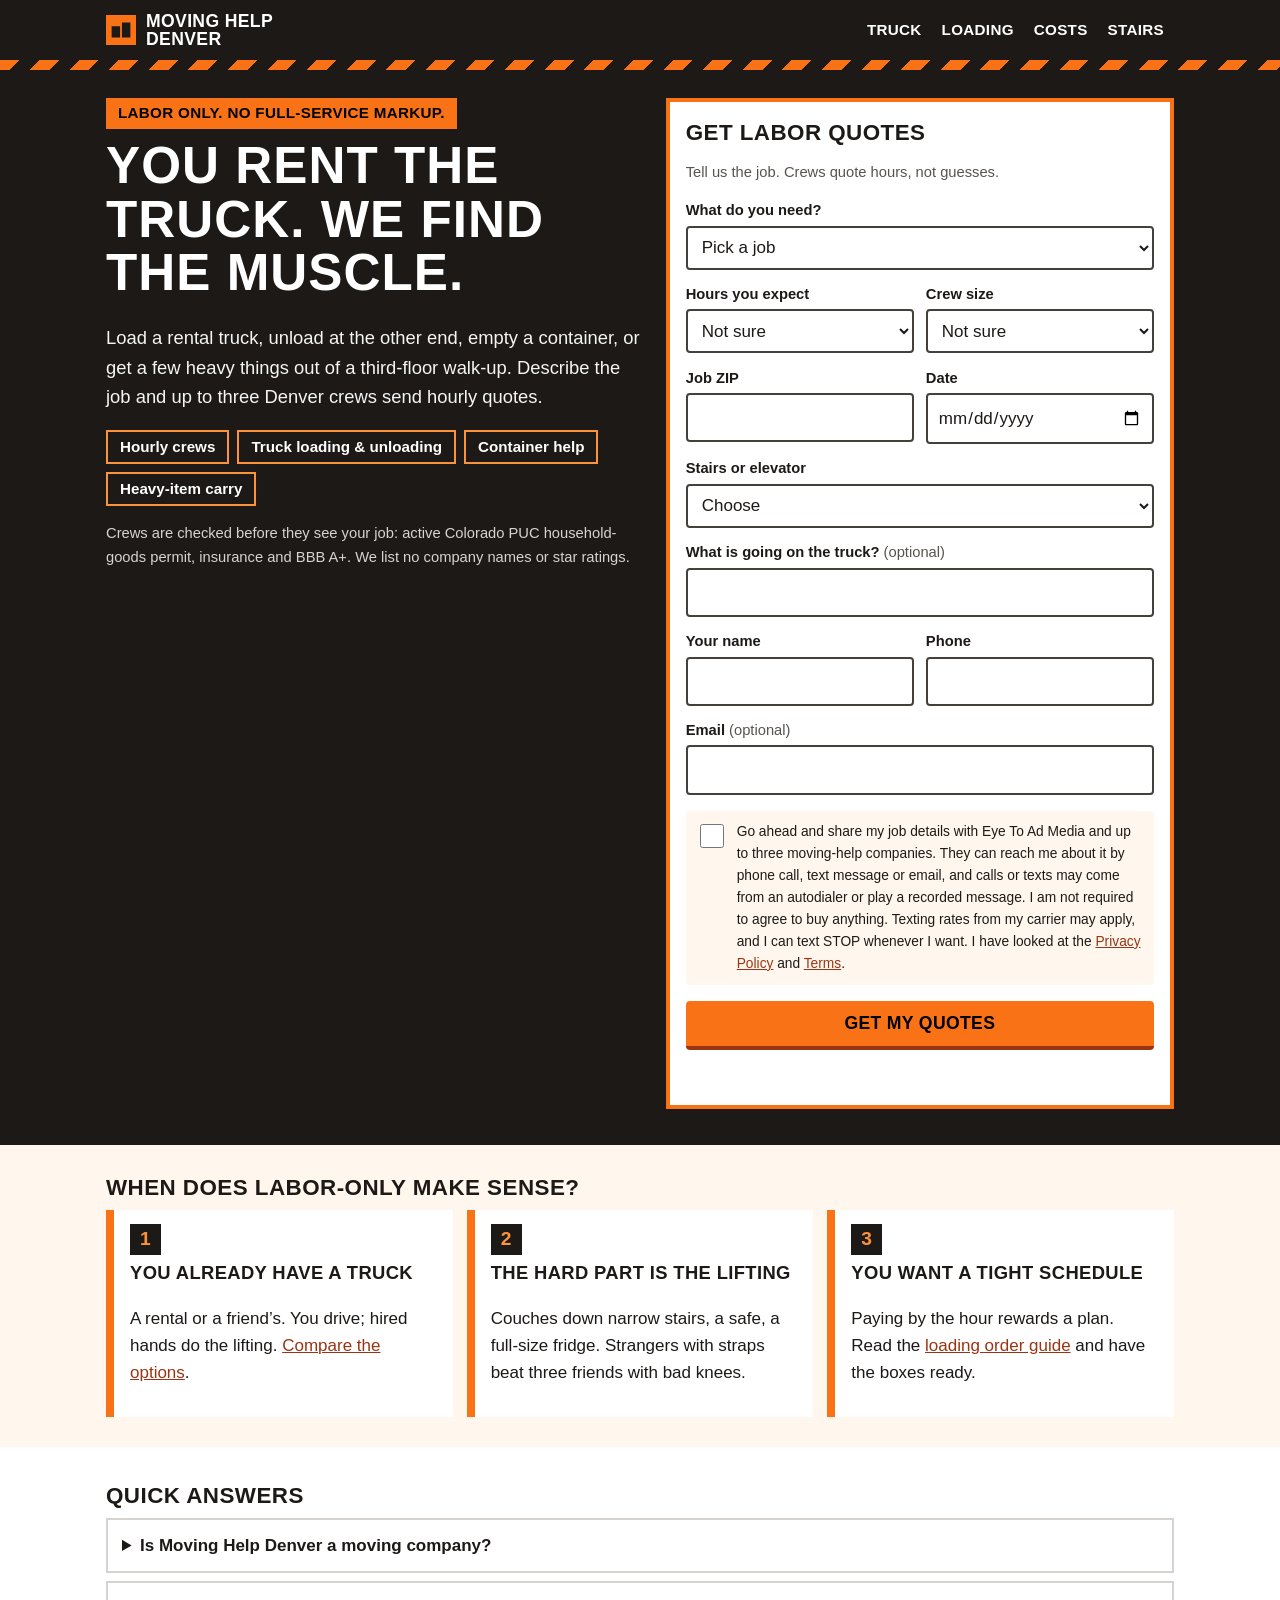
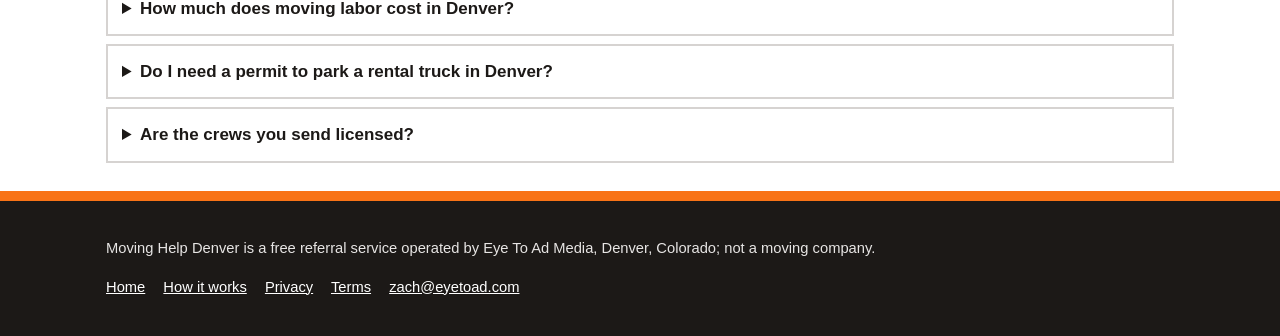
<file: index.html>
<!doctype html>
<html lang="en">
<head>
<meta charset="utf-8">
<meta name="viewport" content="width=device-width,initial-scale=1">
<meta http-equiv="Content-Security-Policy" content="default-src 'self'; script-src 'self'; style-src 'self'; img-src 'self' data:; connect-src https://clients.eyetoad.com; form-action https://clients.eyetoad.com; base-uri 'self'; object-src 'none'; upgrade-insecure-requests">
<meta name="referrer" content="strict-origin-when-cross-origin">
<title>Moving Help Denver: Labor-Only Loading and Unloading Quotes</title>
<meta name="description" content="Need muscle for a rental truck or container in Denver? Describe the job and get up to 3 hourly labor quotes from checked crews, plus DIY truck-loading guides.">
<link rel="canonical" href="https://movinghelpdenver.com/">
<link rel="icon" href="/assets/icon.svg" type="image/svg+xml">
<link rel="stylesheet" href="/assets/site.css">
<meta property="og:type" content="website">
<meta property="og:title" content="Moving Help Denver: Labor-Only Loading and Unloading Quotes">
<meta property="og:description" content="Need muscle for a rental truck or container in Denver? Describe the job and get up to 3 hourly labor quotes from checked crews, plus DIY truck-loading guides.">
<meta property="og:url" content="https://movinghelpdenver.com/">
<script type="application/ld+json">
{"@context": "https://schema.org", "@graph": [{"@type": "WebSite", "@id": "https://movinghelpdenver.com/#site", "url": "https://movinghelpdenver.com/", "name": "Moving Help Denver", "publisher": {"@id": "https://movinghelpdenver.com/#org"}}, {"@type": "Organization", "@id": "https://movinghelpdenver.com/#org", "name": "Eye To Ad Media", "url": "https://movinghelpdenver.com/", "areaServed": "Denver, Colorado"}, {"@type": "Service", "name": "Labor-only moving help matching in Denver", "serviceType": "Moving labor referral", "description": "Free referral service that sends a Denver loading-and-unloading job to up to three checked crews. Not a moving company.", "provider": {"@id": "https://movinghelpdenver.com/#org"}, "areaServed": {"@type": "City", "name": "Denver"}, "offers": {"@type": "Offer", "price": "0", "priceCurrency": "USD"}}, {"@type": "FAQPage", "mainEntity": [{"@type": "Question", "name": "Is Moving Help Denver a moving company?", "acceptedAnswer": {"@type": "Answer", "text": "No. It is a free referral service run by Eye To Ad Media in Denver. We pass your job to up to three crews we checked, and you deal with the crew directly."}}, {"@type": "Question", "name": "How much does moving labor cost in Denver?", "acceptedAnswer": {"@type": "Answer", "text": "Published figures vary. One Denver mover's price guide lists 85 to 120 dollars an hour per person for loading or unloading a rental truck. U-Haul's Denver labor listings show hourly rates from about 59 to 250 dollars, mostly around 100 to 150, usually for a two-person crew with a minimum of two hours."}}, {"@type": "Question", "name": "Do I need a permit to park a rental truck in Denver?", "acceptedAnswer": {"@type": "Answer", "text": "Only if the truck will sit on a metered space or otherwise occupy the street, sidewalk or alley. Denver's transportation department handles street-occupancy permits and meter bagging, but its page does not name moving trucks, so call before moving day."}}, {"@type": "Question", "name": "Are the crews you send licensed?", "acceptedAnswer": {"@type": "Answer", "text": "We only send jobs to companies that hold an active Colorado PUC household-goods permit, carry insurance, and have a Better Business Bureau A+ rating. We check each one before it receives a request."}}]}]}
</script>
</head>
<body>
<a class="skip" href="#main">Skip to content</a>
<header class="hd"><div class="w"><a class="logo" href="/" aria-label="Moving Help Denver home"><svg width="30" height="30" viewBox="0 0 32 32" aria-hidden="true"><rect width="32" height="32" fill="#f97316"/><path d="M6 24V12h9v12zM17 24V8l9 0v16z" fill="#1c1917"/></svg><span>MOVING HELP<br>DENVER</span></a><nav aria-label="Main"><a href="/rent-a-truck-in-denver/">Truck</a><a href="/loading-order/">Loading</a><a href="/labor-only-or-full-service/">Costs</a><a href="/stairs-and-altitude/">Stairs</a></nav></div><div class="hazard" aria-hidden="true"></div></header>
<main id="main">
<section class="hero"><div class="w two">
<div class="copy">
<p class="flag">Labor only. No full-service markup.</p>
<h1>You rent the truck. We find the muscle.</h1>
<p class="lead">Load a rental truck, unload at the other end, empty a container, or get a few heavy things out of a third-floor walk-up. Describe the job and up to three Denver crews send hourly quotes.</p>
<ul class="chips"><li>Hourly crews</li><li>Truck loading &amp; unloading</li><li>Container help</li><li>Heavy-item carry</li></ul>
<p class="sm">Crews are checked before they see your job: active Colorado PUC household-goods permit, insurance and BBB A+. We list no company names or star ratings.</p>
</div>
<div class="formcol"><form id="quote" class="panel" action="https://clients.eyetoad.com/lead/send.php" method="post" data-who="up to three Denver labor-and-moving crews we checked" novalidate>
<h2>Get labor quotes</h2>
<p class="sm">Tell us the job. Crews quote hours, not guesses.</p>
<div class="hp" aria-hidden="true"><label for="hp1">Leave this empty</label><input id="hp1" type="text" name="_honey" tabindex="-1" autocomplete="off"></div>
<input type="hidden" name="_t" value="">
<input type="hidden" name="service" value="Labor-only moving help, Denver (load/unload)">
<input type="hidden" name="_next" value="https://movinghelpdenver.com/how-it-works/">
<label for="f-job">What do you need?</label>
<select id="f-job" name="job_type"><option value="">Pick a job</option><option>Load a rental truck</option><option>Unload a rental truck</option><option>Load and unload</option><option>Load or unload a container (PODS-style)</option><option>A few heavy items only</option></select>
<div class="r2">
<div><label for="f-hours">Hours you expect</label><select id="f-hours" name="hours"><option value="">Not sure</option><option>2 hours</option><option>3 hours</option><option>4 hours</option><option>5 to 6 hours</option><option>7 or more hours</option></select></div>
<div><label for="f-crew">Crew size</label><select id="f-crew" name="crew_size"><option value="">Not sure</option><option>2 people</option><option>3 people</option><option>4 people</option><option>5 or more</option></select></div>
</div>
<div class="r2">
<div><label for="f-zip">Job ZIP</label><input id="f-zip" name="job_zip" type="text" inputmode="numeric" autocomplete="postal-code" maxlength="5" pattern="[0-9]{5}"></div>
<div><label for="f-date">Date</label><input id="f-date" name="move_date" type="date"></div>
</div>
<label for="f-stairs">Stairs or elevator</label>
<select id="f-stairs" name="access"><option value="">Choose</option><option>Ground level, no stairs</option><option>Stairs, one flight</option><option>Stairs, 2 or more flights</option><option>Elevator</option></select>
<label for="f-what">What is going on the truck? <span class="o">(optional)</span></label>
<input id="f-what" name="notes" type="text" maxlength="160">
<div class="r2">
<div><label for="f-name">Your name</label><input id="f-name" name="name" type="text" autocomplete="name" required maxlength="80"></div>
<div><label for="f-phone">Phone</label><input id="f-phone" name="phone" type="tel" inputmode="tel" autocomplete="tel" required maxlength="20"></div>
</div>
<label for="f-email">Email <span class="o">(optional)</span></label>
<input id="f-email" name="email" type="email" autocomplete="email" maxlength="120">
<div class="ok">
<input id="f-consent" type="checkbox" name="consent" value="yes" required>
<label for="f-consent" id="consent-text">Go ahead and share my job details with Eye To Ad Media and up to three moving-help companies. They can reach me about it by phone call, text message or email, and calls or texts may come from an autodialer or play a recorded message. I am not required to agree to buy anything. Texting rates from my carrier may apply, and I can text STOP whenever I want. I have looked at the <a href="/privacy/">Privacy Policy</a> and <a href="/terms/">Terms</a>.</label>
</div>
<button class="btn go" type="submit" data-label="Get my quotes">Get my quotes</button>
<p id="form-msg" class="form-msg" role="status" aria-live="polite" tabindex="-1"></p>
</form>
<div id="form-done" class="panel" hidden tabindex="-1"><h2>Sent.</h2><p>A person checks it first. Then up to three crews should call within about a business day. Read <a href="/loading-order/">the loading order guide</a> while you wait.</p></div></div>
</div></section>
<section class="band"><div class="w">
<h2>When does labor-only make sense?</h2>
<div class="trio">
<div class="blk"><span class="num">1</span><h3>You already have a truck</h3><p>A rental or a friend&rsquo;s. You drive; hired hands do the lifting. <a href="/labor-only-or-full-service/">Compare the options</a>.</p></div>
<div class="blk"><span class="num">2</span><h3>The hard part is the lifting</h3><p>Couches down narrow stairs, a safe, a full-size fridge. Strangers with straps beat three friends with bad knees.</p></div>
<div class="blk"><span class="num">3</span><h3>You want a tight schedule</h3><p>Paying by the hour rewards a plan. Read the <a href="/loading-order/">loading order guide</a> and have the boxes ready.</p></div>
</div></div></section>
<section class="w sec"><h2>Quick answers</h2><details><summary>Is Moving Help Denver a moving company?</summary><p>No. It is a free referral service run by Eye To Ad Media in Denver. We pass your job to up to three crews we checked, and you deal with the crew directly.</p></details><details><summary>How much does moving labor cost in Denver?</summary><p>Published figures vary. One Denver mover's price guide lists 85 to 120 dollars an hour per person for loading or unloading a rental truck. U-Haul's Denver labor listings show hourly rates from about 59 to 250 dollars, mostly around 100 to 150, usually for a two-person crew with a minimum of two hours.</p></details><details><summary>Do I need a permit to park a rental truck in Denver?</summary><p>Only if the truck will sit on a metered space or otherwise occupy the street, sidewalk or alley. Denver's transportation department handles street-occupancy permits and meter bagging, but its page does not name moving trucks, so call before moving day.</p></details><details><summary>Are the crews you send licensed?</summary><p>We only send jobs to companies that hold an active Colorado PUC household-goods permit, carry insurance, and have a Better Business Bureau A+ rating. We check each one before it receives a request.</p></details></section>
</main>
<footer class="ft"><div class="w"><p>Moving Help Denver is a free referral service operated by Eye To Ad Media, Denver, Colorado; not a moving company.</p><p><a href="/">Home</a> <a href="/how-it-works/">How it works</a> <a href="/privacy/">Privacy</a> <a href="/terms/">Terms</a> <a href="mailto:zach@eyetoad.com">zach@eyetoad.com</a></p></div></footer>
<script src="/assets/lead.js" defer></script>
</body>
</html>
</file>
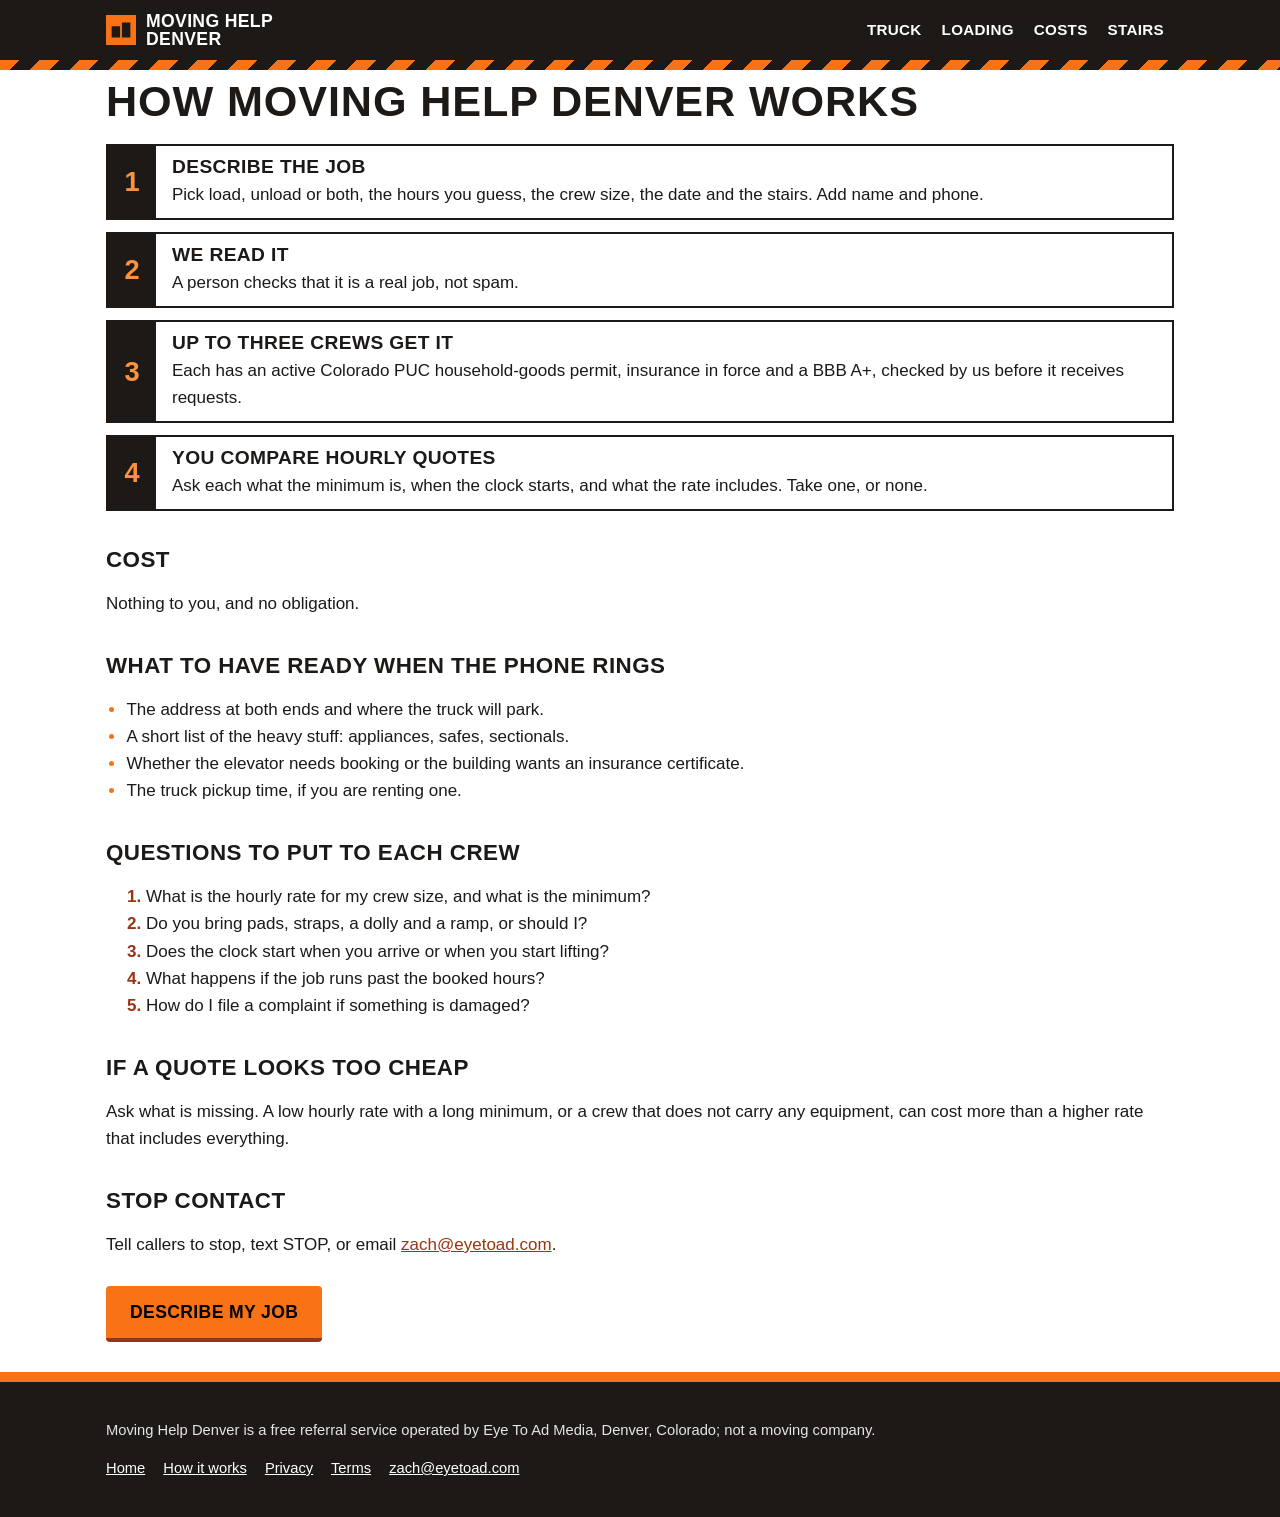
<file: how-it-works/index.html>
<!doctype html>
<html lang="en">
<head>
<meta charset="utf-8">
<meta name="viewport" content="width=device-width,initial-scale=1">
<meta http-equiv="Content-Security-Policy" content="default-src 'self'; script-src 'self'; style-src 'self'; img-src 'self' data:; form-action 'none'; base-uri 'self'; object-src 'none'; upgrade-insecure-requests">
<meta name="referrer" content="strict-origin-when-cross-origin">
<title>How Moving Help Denver Works | Free Labor Quotes</title>
<meta name="description" content="From job description to up to three crew callbacks: what we check, what it costs you and how to opt out.">
<link rel="canonical" href="https://movinghelpdenver.com/how-it-works/">
<link rel="icon" href="/assets/icon.svg" type="image/svg+xml">
<link rel="stylesheet" href="/assets/site.css">
<meta property="og:type" content="website">
<meta property="og:title" content="How Moving Help Denver Works | Free Labor Quotes">
<meta property="og:description" content="From job description to up to three crew callbacks: what we check, what it costs you and how to opt out.">
<meta property="og:url" content="https://movinghelpdenver.com/how-it-works/">
<script type="application/ld+json">
{"@context": "https://schema.org", "@graph": [{"@type": "WebSite", "@id": "https://movinghelpdenver.com/#site", "url": "https://movinghelpdenver.com/", "name": "Moving Help Denver", "publisher": {"@id": "https://movinghelpdenver.com/#org"}}, {"@type": "Organization", "@id": "https://movinghelpdenver.com/#org", "name": "Eye To Ad Media", "url": "https://movinghelpdenver.com/", "areaServed": "Denver, Colorado"}, {"@type": "HowTo", "name": "Get moving labor quotes in Denver", "step": [{"@type": "HowToStep", "name": "Describe the job", "text": "Load, unload, crew size, date, stairs."}, {"@type": "HowToStep", "name": "We review", "text": "A person checks it."}, {"@type": "HowToStep", "name": "Up to three crews", "text": "Permit, insurance and BBB A+ checked."}, {"@type": "HowToStep", "name": "Compare", "text": "Hire one or none."}]}]}
</script>
</head>
<body>
<a class="skip" href="#main">Skip to content</a>
<header class="hd"><div class="w"><a class="logo" href="/" aria-label="Moving Help Denver home"><svg width="30" height="30" viewBox="0 0 32 32" aria-hidden="true"><rect width="32" height="32" fill="#f97316"/><path d="M6 24V12h9v12zM17 24V8l9 0v16z" fill="#1c1917"/></svg><span>MOVING HELP<br>DENVER</span></a><nav aria-label="Main"><a href="/rent-a-truck-in-denver/">Truck</a><a href="/loading-order/">Loading</a><a href="/labor-only-or-full-service/">Costs</a><a href="/stairs-and-altitude/">Stairs</a></nav></div><div class="hazard" aria-hidden="true"></div></header>
<main id="main">
<article class="w art">
<h1>How Moving Help Denver works</h1>
<ol class="bigsteps">
<li><h2>Describe the job</h2><p>Pick load, unload or both, the hours you guess, the crew size, the date and the stairs. Add name and phone.</p></li>
<li><h2>We read it</h2><p>A person checks that it is a real job, not spam.</p></li>
<li><h2>Up to three crews get it</h2><p>Each has an active Colorado PUC household-goods permit, insurance in force and a BBB A+, checked by us before it receives requests.</p></li>
<li><h2>You compare hourly quotes</h2><p>Ask each what the minimum is, when the clock starts, and what the rate includes. Take one, or none.</p></li>
</ol>
<h2>Cost</h2>
<p>Nothing to you, and no obligation.</p>
<h2>What to have ready when the phone rings</h2>
<ul class="bul"><li>The address at both ends and where the truck will park.</li><li>A short list of the heavy stuff: appliances, safes, sectionals.</li><li>Whether the elevator needs booking or the building wants an insurance certificate.</li><li>The truck pickup time, if you are renting one.</li></ul>
<h2>Questions to put to each crew</h2>
<ol class="bul2"><li>What is the hourly rate for my crew size, and what is the minimum?</li><li>Do you bring pads, straps, a dolly and a ramp, or should I?</li><li>Does the clock start when you arrive or when you start lifting?</li><li>What happens if the job runs past the booked hours?</li><li>How do I file a complaint if something is damaged?</li></ol>
<h2>If a quote looks too cheap</h2>
<p>Ask what is missing. A low hourly rate with a long minimum, or a crew that does not carry any equipment, can cost more than a higher rate that includes everything.</p>
<h2>Stop contact</h2>
<p>Tell callers to stop, text STOP, or email <a href="mailto:zach@eyetoad.com">zach@eyetoad.com</a>.</p>
<p class="again"><a class="btn" href="/#quote">Describe my job</a></p>
</article>
</main>
<footer class="ft"><div class="w"><p>Moving Help Denver is a free referral service operated by Eye To Ad Media, Denver, Colorado; not a moving company.</p><p><a href="/">Home</a> <a href="/how-it-works/">How it works</a> <a href="/privacy/">Privacy</a> <a href="/terms/">Terms</a> <a href="mailto:zach@eyetoad.com">zach@eyetoad.com</a></p></div></footer>
</body>
</html>
</file>
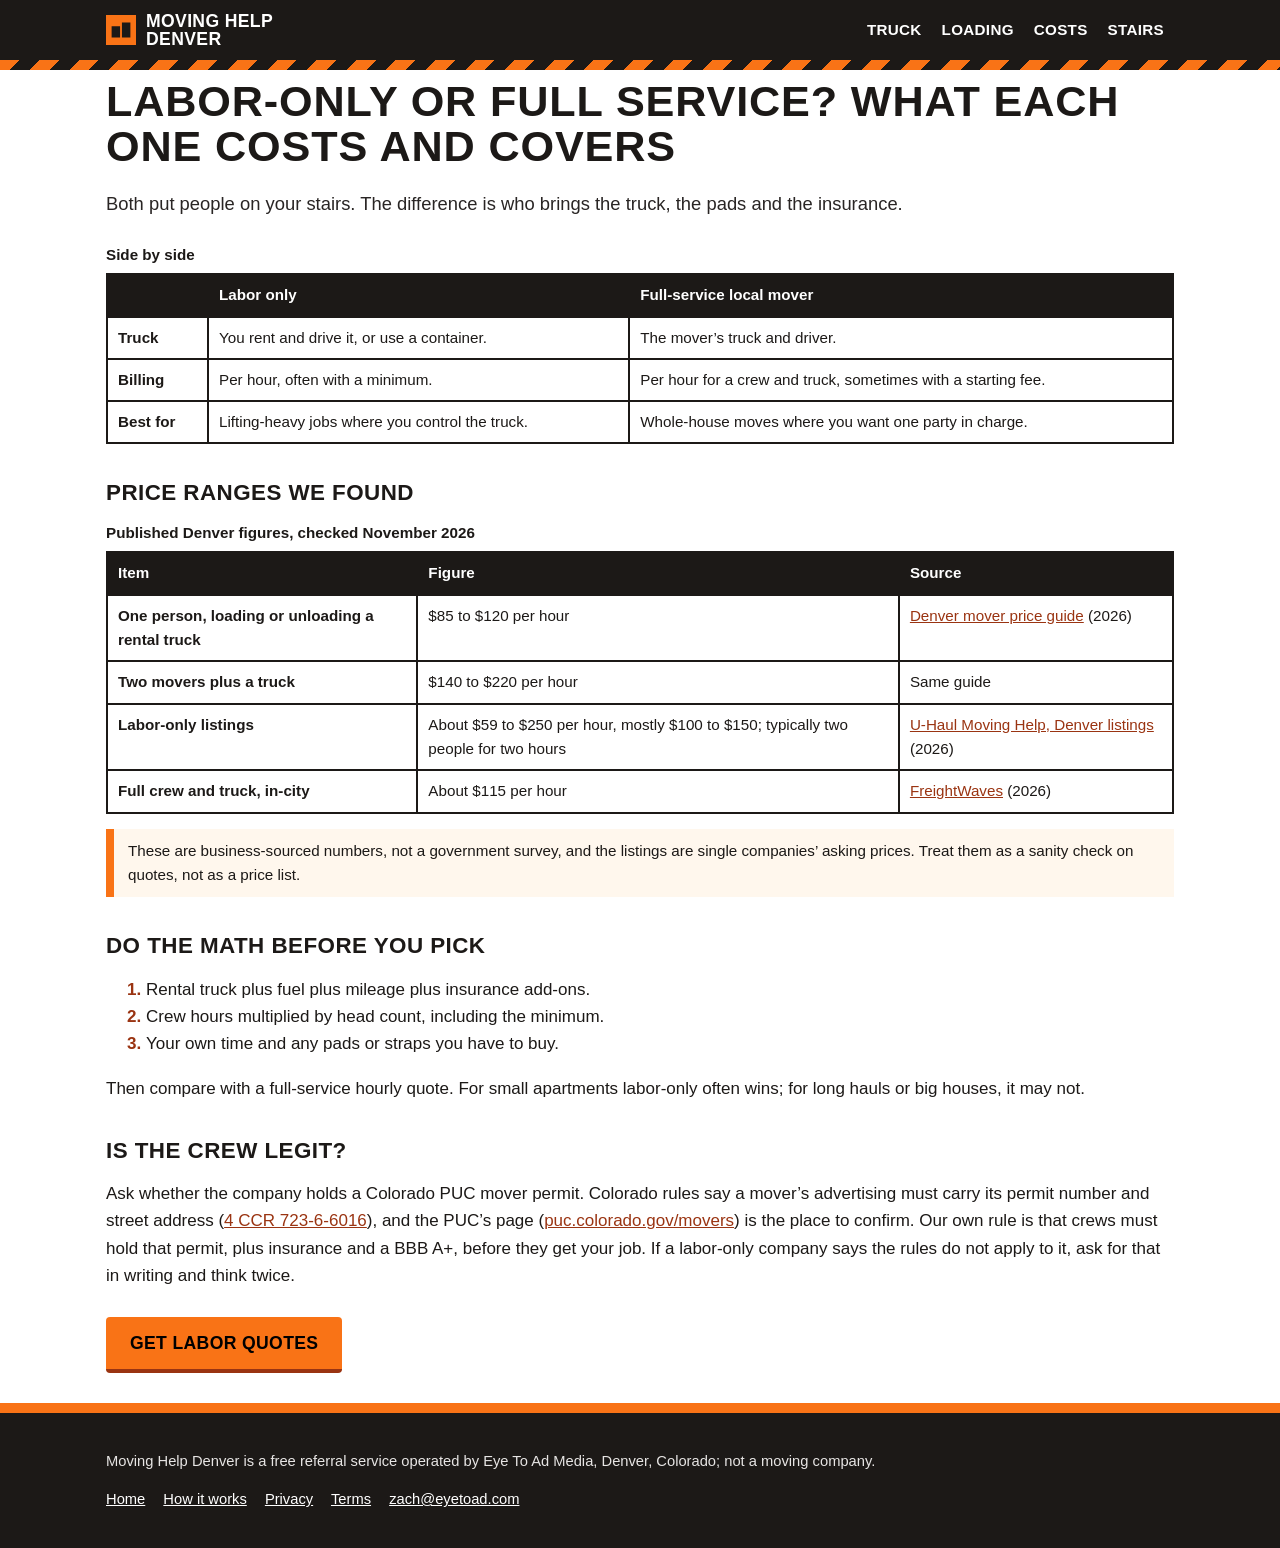
<file: labor-only-or-full-service/index.html>
<!doctype html>
<html lang="en">
<head>
<meta charset="utf-8">
<meta name="viewport" content="width=device-width,initial-scale=1">
<meta http-equiv="Content-Security-Policy" content="default-src 'self'; script-src 'self'; style-src 'self'; img-src 'self' data:; form-action 'none'; base-uri 'self'; object-src 'none'; upgrade-insecure-requests">
<meta name="referrer" content="strict-origin-when-cross-origin">
<title>Moving Labor Cost in Denver: Labor-Only vs Full Service | Moving Help Denver</title>
<meta name="description" content="Cited 2026 Denver hourly ranges for moving labor and crew-plus-truck, a side-by-side of labor-only versus full service, and how to check a crew.">
<link rel="canonical" href="https://movinghelpdenver.com/labor-only-or-full-service/">
<link rel="icon" href="/assets/icon.svg" type="image/svg+xml">
<link rel="stylesheet" href="/assets/site.css">
<meta property="og:type" content="website">
<meta property="og:title" content="Moving Labor Cost in Denver: Labor-Only vs Full Service | Moving Help Denver">
<meta property="og:description" content="Cited 2026 Denver hourly ranges for moving labor and crew-plus-truck, a side-by-side of labor-only versus full service, and how to check a crew.">
<meta property="og:url" content="https://movinghelpdenver.com/labor-only-or-full-service/">
<script type="application/ld+json">
{"@context": "https://schema.org", "@graph": [{"@type": "WebSite", "@id": "https://movinghelpdenver.com/#site", "url": "https://movinghelpdenver.com/", "name": "Moving Help Denver", "publisher": {"@id": "https://movinghelpdenver.com/#org"}}, {"@type": "Organization", "@id": "https://movinghelpdenver.com/#org", "name": "Eye To Ad Media", "url": "https://movinghelpdenver.com/", "areaServed": "Denver, Colorado"}, {"@type": "Article", "headline": "Labor-only or full service in Denver", "description": "Cost ranges and trade-offs for Denver moving labor.", "dateModified": "2026-11-11", "author": {"@id": "https://movinghelpdenver.com/#org"}, "publisher": {"@id": "https://movinghelpdenver.com/#org"}, "mainEntityOfPage": "https://movinghelpdenver.com/labor-only-or-full-service/"}]}
</script>
</head>
<body>
<a class="skip" href="#main">Skip to content</a>
<header class="hd"><div class="w"><a class="logo" href="/" aria-label="Moving Help Denver home"><svg width="30" height="30" viewBox="0 0 32 32" aria-hidden="true"><rect width="32" height="32" fill="#f97316"/><path d="M6 24V12h9v12zM17 24V8l9 0v16z" fill="#1c1917"/></svg><span>MOVING HELP<br>DENVER</span></a><nav aria-label="Main"><a href="/rent-a-truck-in-denver/">Truck</a><a href="/loading-order/">Loading</a><a href="/labor-only-or-full-service/">Costs</a><a href="/stairs-and-altitude/">Stairs</a></nav></div><div class="hazard" aria-hidden="true"></div></header>
<main id="main">
<article class="w art">
<h1>Labor-only or full service? What each one costs and covers</h1>
<p class="lead">Both put people on your stairs. The difference is who brings the truck, the pads and the insurance.</p>
<div class="tw"><table>
<caption>Side by side</caption>
<thead><tr><th scope="col"></th><th scope="col">Labor only</th><th scope="col">Full-service local mover</th></tr></thead>
<tbody>
<tr><th scope="row">Truck</th><td>You rent and drive it, or use a container.</td><td>The mover&rsquo;s truck and driver.</td></tr>
<tr><th scope="row">Billing</th><td>Per hour, often with a minimum.</td><td>Per hour for a crew and truck, sometimes with a starting fee.</td></tr>
<tr><th scope="row">Best for</th><td>Lifting-heavy jobs where you control the truck.</td><td>Whole-house moves where you want one party in charge.</td></tr>
</tbody></table></div>
<h2>Price ranges we found</h2>
<div class="tw"><table>
<caption>Published Denver figures, checked November 2026</caption>
<thead><tr><th scope="col">Item</th><th scope="col">Figure</th><th scope="col">Source</th></tr></thead>
<tbody>
<tr><th scope="row">One person, loading or unloading a rental truck</th><td>$85 to $120 per hour</td><td><a href="https://coastalmovingservices.com/quotes/how-much-do-movers-cost-in-denver-colorado/" rel="nofollow noopener">Denver mover price guide</a> (2026)</td></tr>
<tr><th scope="row">Two movers plus a truck</th><td>$140 to $220 per hour</td><td>Same guide</td></tr>
<tr><th scope="row">Labor-only listings</th><td>About $59 to $250 per hour, mostly $100 to $150; typically two people for two hours</td><td><a href="https://www.uhaul.com/MovingHelp/Denver-CO-80204/1/Results/" rel="nofollow noopener">U-Haul Moving Help, Denver listings</a> (2026)</td></tr>
<tr><th scope="row">Full crew and truck, in-city</th><td>About $115 per hour</td><td><a href="https://www.freightwaves.com/checkpoint/moving-costs/colorado/denver/" rel="nofollow noopener">FreightWaves</a> (2026)</td></tr>
</tbody></table></div>
<p class="warn">These are business-sourced numbers, not a government survey, and the listings are single companies&rsquo; asking prices. Treat them as a sanity check on quotes, not as a price list.</p>
<h2>Do the math before you pick</h2>
<ol class="bul2"><li>Rental truck plus fuel plus mileage plus insurance add-ons.</li><li>Crew hours multiplied by head count, including the minimum.</li><li>Your own time and any pads or straps you have to buy.</li></ol>
<p>Then compare with a full-service hourly quote. For small apartments labor-only often wins; for long hauls or big houses, it may not.</p>
<h2>Is the crew legit?</h2>
<p>Ask whether the company holds a Colorado PUC mover permit. Colorado rules say a mover&rsquo;s advertising must carry its permit number and street address (<a href="https://www.law.cornell.edu/regulations/colorado/4-CCR-723-6-6016" rel="nofollow noopener">4 CCR 723-6-6016</a>), and the PUC&rsquo;s page (<a href="https://puc.colorado.gov/movers" rel="nofollow noopener">puc.colorado.gov/movers</a>) is the place to confirm. Our own rule is that crews must hold that permit, plus insurance and a BBB A+, before they get your job. If a labor-only company says the rules do not apply to it, ask for that in writing and think twice.</p>
<p class="again"><a class="btn" href="/#quote">Get labor quotes</a></p></article>
</main>
<footer class="ft"><div class="w"><p>Moving Help Denver is a free referral service operated by Eye To Ad Media, Denver, Colorado; not a moving company.</p><p><a href="/">Home</a> <a href="/how-it-works/">How it works</a> <a href="/privacy/">Privacy</a> <a href="/terms/">Terms</a> <a href="mailto:zach@eyetoad.com">zach@eyetoad.com</a></p></div></footer>
</body>
</html>
</file>
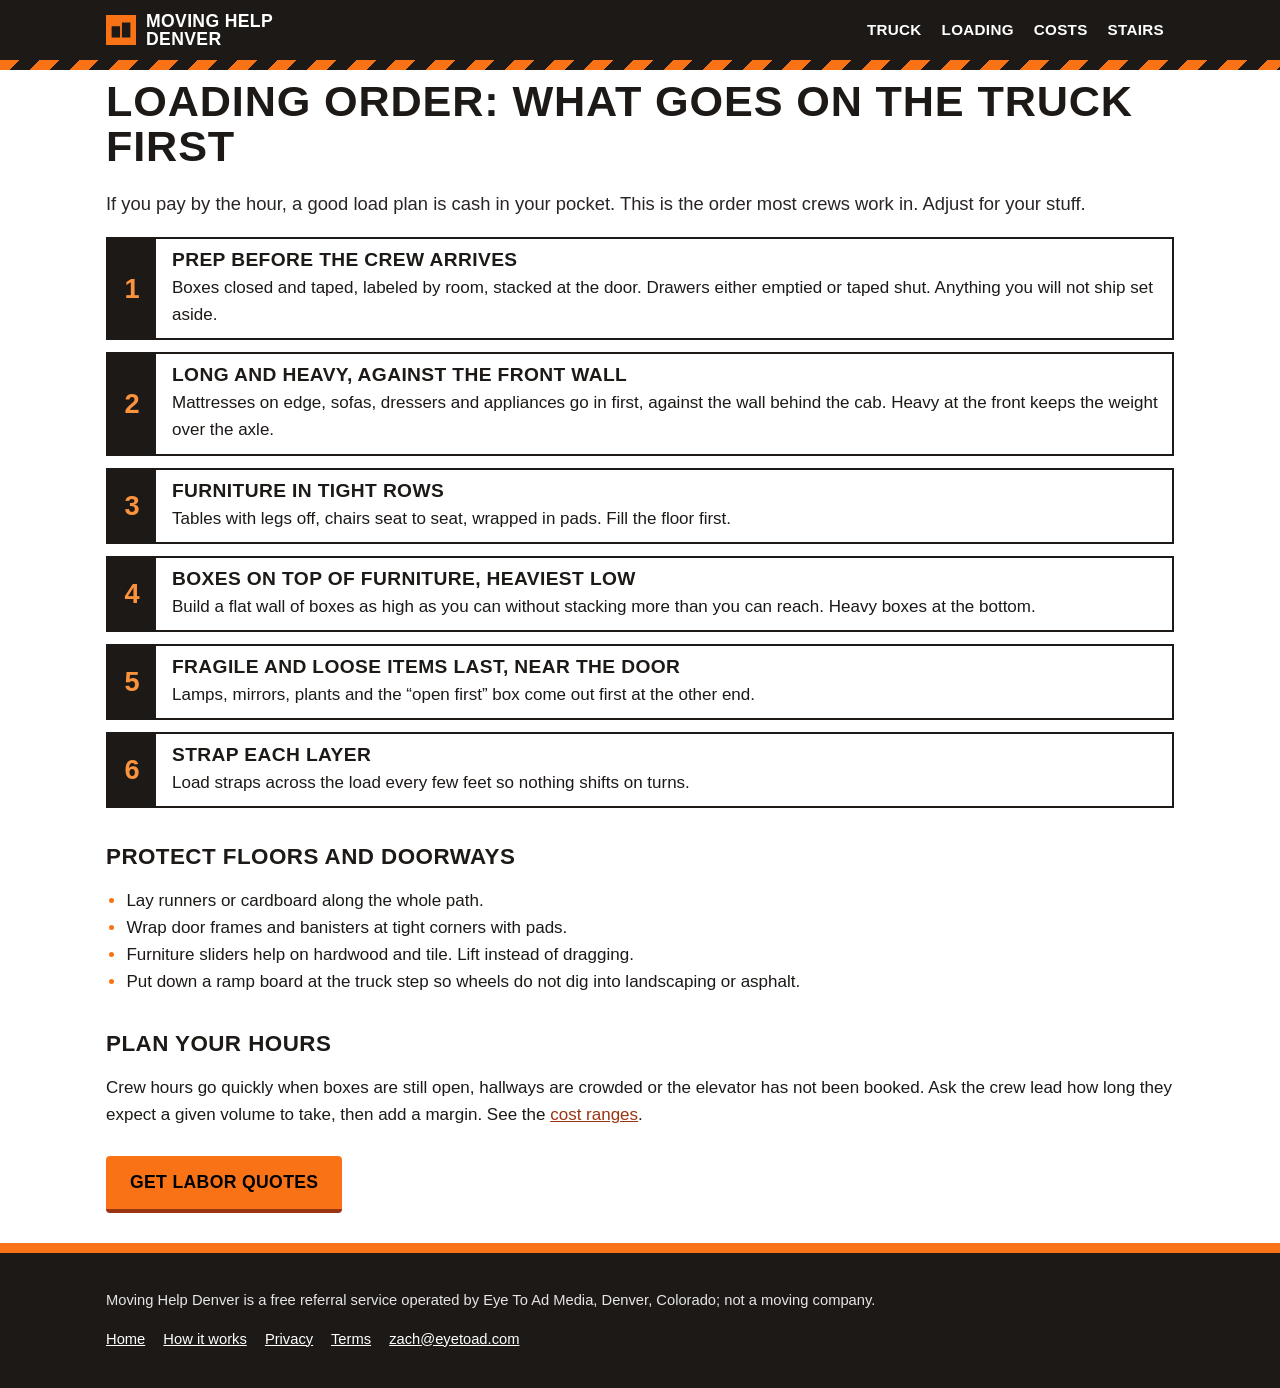
<file: loading-order/index.html>
<!doctype html>
<html lang="en">
<head>
<meta charset="utf-8">
<meta name="viewport" content="width=device-width,initial-scale=1">
<meta http-equiv="Content-Security-Policy" content="default-src 'self'; script-src 'self'; style-src 'self'; img-src 'self' data:; form-action 'none'; base-uri 'self'; object-src 'none'; upgrade-insecure-requests">
<meta name="referrer" content="strict-origin-when-cross-origin">
<title>How to Load a Moving Truck: Order, Straps and Floor Protection | Moving Help Denver</title>
<meta name="description" content="A six-step loading order for a rental truck or container, plus ways to protect floors and doorways and keep paid crew hours under control.">
<link rel="canonical" href="https://movinghelpdenver.com/loading-order/">
<link rel="icon" href="/assets/icon.svg" type="image/svg+xml">
<link rel="stylesheet" href="/assets/site.css">
<meta property="og:type" content="website">
<meta property="og:title" content="How to Load a Moving Truck: Order, Straps and Floor Protection | Moving Help Denver">
<meta property="og:description" content="A six-step loading order for a rental truck or container, plus ways to protect floors and doorways and keep paid crew hours under control.">
<meta property="og:url" content="https://movinghelpdenver.com/loading-order/">
<script type="application/ld+json">
{"@context": "https://schema.org", "@graph": [{"@type": "WebSite", "@id": "https://movinghelpdenver.com/#site", "url": "https://movinghelpdenver.com/", "name": "Moving Help Denver", "publisher": {"@id": "https://movinghelpdenver.com/#org"}}, {"@type": "Organization", "@id": "https://movinghelpdenver.com/#org", "name": "Eye To Ad Media", "url": "https://movinghelpdenver.com/", "areaServed": "Denver, Colorado"}, {"@type": "HowTo", "name": "Load a rental moving truck", "step": [{"@type": "HowToStep", "name": "Prep", "text": "Close and label boxes, stack by the door."}, {"@type": "HowToStep", "name": "Heavy first", "text": "Heavy items against the front wall."}, {"@type": "HowToStep", "name": "Furniture rows", "text": "Fill the floor with padded furniture."}, {"@type": "HowToStep", "name": "Boxes", "text": "Build a flat box wall, heaviest low."}, {"@type": "HowToStep", "name": "Fragile last", "text": "Keep fragile near the door."}, {"@type": "HowToStep", "name": "Strap", "text": "Strap each layer."}]}]}
</script>
</head>
<body>
<a class="skip" href="#main">Skip to content</a>
<header class="hd"><div class="w"><a class="logo" href="/" aria-label="Moving Help Denver home"><svg width="30" height="30" viewBox="0 0 32 32" aria-hidden="true"><rect width="32" height="32" fill="#f97316"/><path d="M6 24V12h9v12zM17 24V8l9 0v16z" fill="#1c1917"/></svg><span>MOVING HELP<br>DENVER</span></a><nav aria-label="Main"><a href="/rent-a-truck-in-denver/">Truck</a><a href="/loading-order/">Loading</a><a href="/labor-only-or-full-service/">Costs</a><a href="/stairs-and-altitude/">Stairs</a></nav></div><div class="hazard" aria-hidden="true"></div></header>
<main id="main">
<article class="w art">
<h1>Loading order: what goes on the truck first</h1>
<p class="lead">If you pay by the hour, a good load plan is cash in your pocket. This is the order most crews work in. Adjust for your stuff.</p>
<ol class="bigsteps">
<li><h2>Prep before the crew arrives</h2><p>Boxes closed and taped, labeled by room, stacked at the door. Drawers either emptied or taped shut. Anything you will not ship set aside.</p></li>
<li><h2>Long and heavy, against the front wall</h2><p>Mattresses on edge, sofas, dressers and appliances go in first, against the wall behind the cab. Heavy at the front keeps the weight over the axle.</p></li>
<li><h2>Furniture in tight rows</h2><p>Tables with legs off, chairs seat to seat, wrapped in pads. Fill the floor first.</p></li>
<li><h2>Boxes on top of furniture, heaviest low</h2><p>Build a flat wall of boxes as high as you can without stacking more than you can reach. Heavy boxes at the bottom.</p></li>
<li><h2>Fragile and loose items last, near the door</h2><p>Lamps, mirrors, plants and the &ldquo;open first&rdquo; box come out first at the other end.</p></li>
<li><h2>Strap each layer</h2><p>Load straps across the load every few feet so nothing shifts on turns.</p></li>
</ol>
<h2>Protect floors and doorways</h2>
<ul class="bul"><li>Lay runners or cardboard along the whole path.</li><li>Wrap door frames and banisters at tight corners with pads.</li><li>Furniture sliders help on hardwood and tile. Lift instead of dragging.</li><li>Put down a ramp board at the truck step so wheels do not dig into landscaping or asphalt.</li></ul>
<h2>Plan your hours</h2>
<p>Crew hours go quickly when boxes are still open, hallways are crowded or the elevator has not been booked. Ask the crew lead how long they expect a given volume to take, then add a margin. See the <a href="/labor-only-or-full-service/">cost ranges</a>.</p>
<p class="again"><a class="btn" href="/#quote">Get labor quotes</a></p></article>
</main>
<footer class="ft"><div class="w"><p>Moving Help Denver is a free referral service operated by Eye To Ad Media, Denver, Colorado; not a moving company.</p><p><a href="/">Home</a> <a href="/how-it-works/">How it works</a> <a href="/privacy/">Privacy</a> <a href="/terms/">Terms</a> <a href="mailto:zach@eyetoad.com">zach@eyetoad.com</a></p></div></footer>
</body>
</html>
</file>
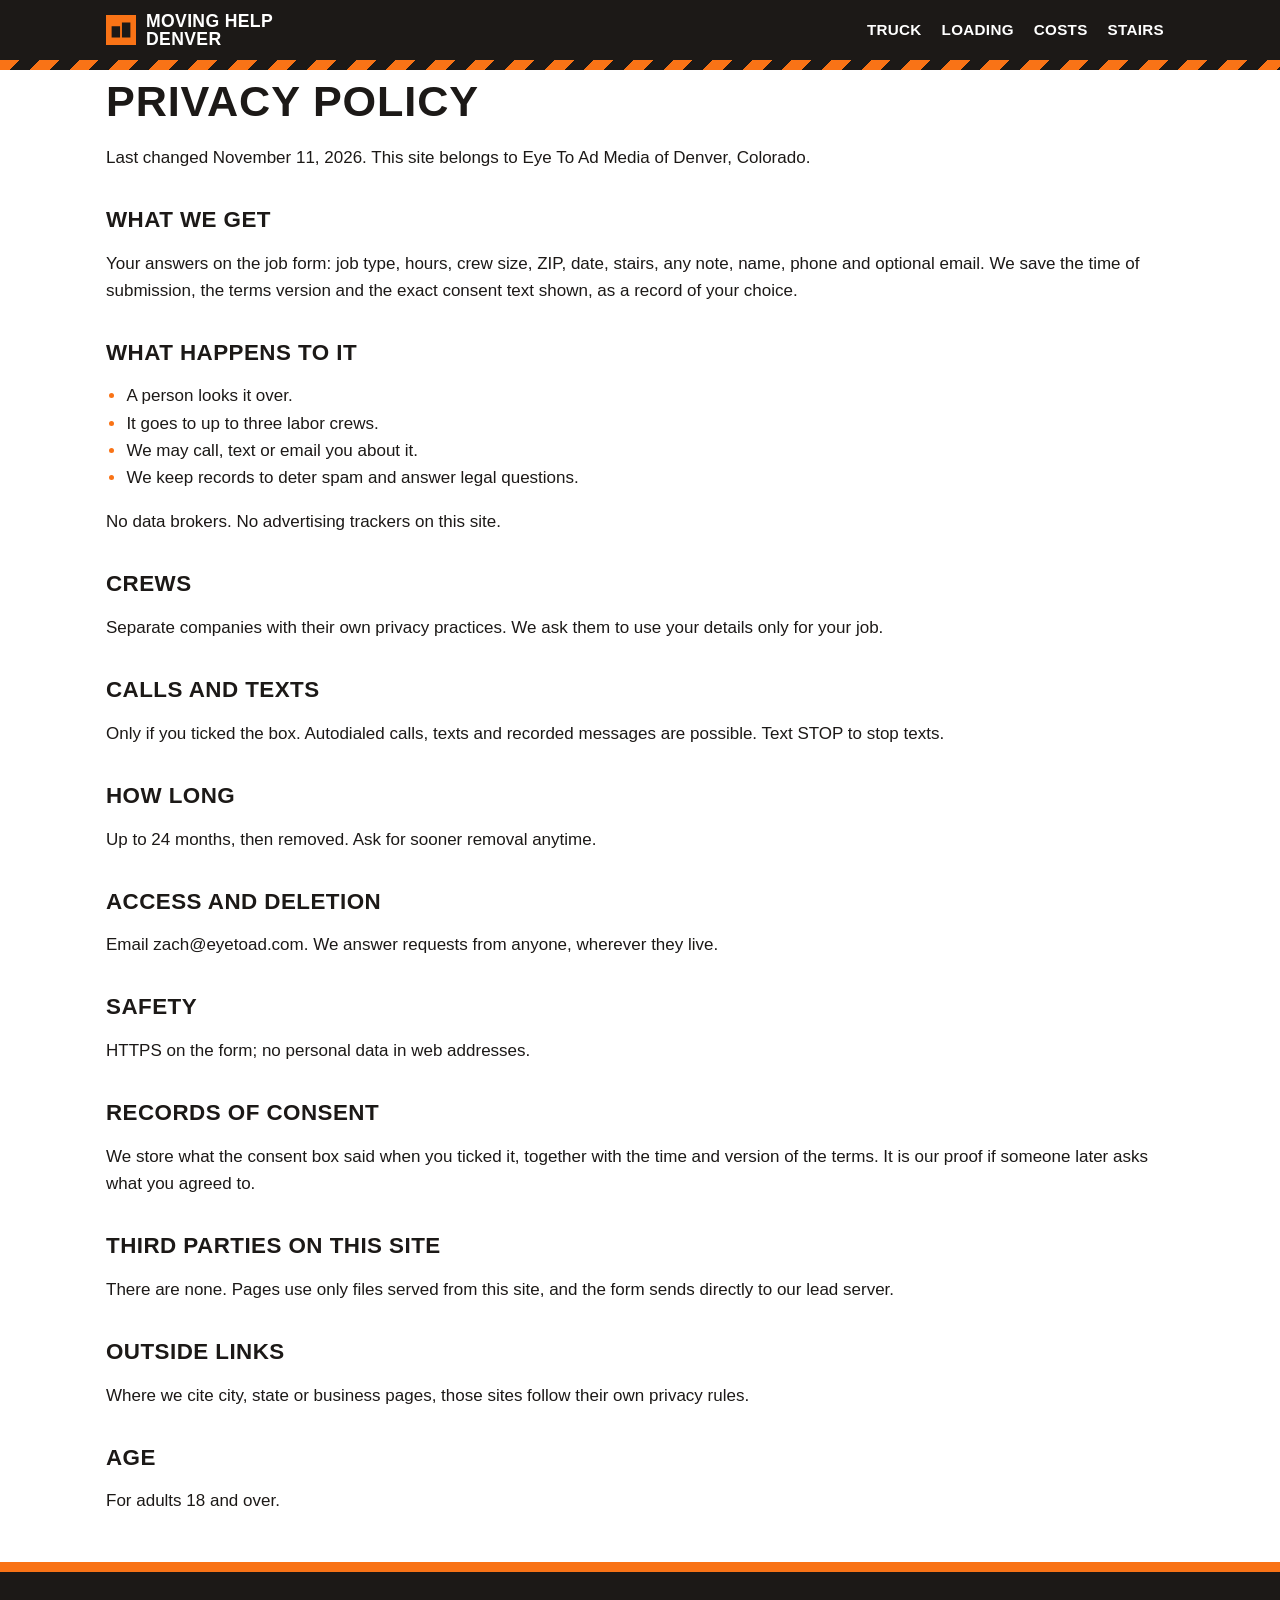
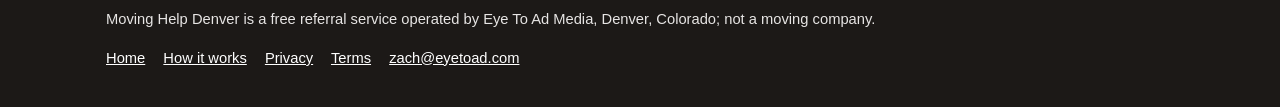
<file: privacy/index.html>
<!doctype html>
<html lang="en">
<head>
<meta charset="utf-8">
<meta name="viewport" content="width=device-width,initial-scale=1">
<meta http-equiv="Content-Security-Policy" content="default-src 'self'; script-src 'self'; style-src 'self'; img-src 'self' data:; form-action 'none'; base-uri 'self'; object-src 'none'; upgrade-insecure-requests">
<meta name="referrer" content="strict-origin-when-cross-origin">
<title>Privacy Policy | Moving Help Denver</title>
<meta name="description" content="How Moving Help Denver uses and deletes your job details.">
<meta name="robots" content="noindex,follow">
<link rel="canonical" href="https://movinghelpdenver.com/privacy/">
<link rel="icon" href="/assets/icon.svg" type="image/svg+xml">
<link rel="stylesheet" href="/assets/site.css">
</head>
<body>
<a class="skip" href="#main">Skip to content</a>
<header class="hd"><div class="w"><a class="logo" href="/" aria-label="Moving Help Denver home"><svg width="30" height="30" viewBox="0 0 32 32" aria-hidden="true"><rect width="32" height="32" fill="#f97316"/><path d="M6 24V12h9v12zM17 24V8l9 0v16z" fill="#1c1917"/></svg><span>MOVING HELP<br>DENVER</span></a><nav aria-label="Main"><a href="/rent-a-truck-in-denver/">Truck</a><a href="/loading-order/">Loading</a><a href="/labor-only-or-full-service/">Costs</a><a href="/stairs-and-altitude/">Stairs</a></nav></div><div class="hazard" aria-hidden="true"></div></header>
<main id="main">
<article class="w art">
<h1>Privacy Policy</h1>
<p>Last changed November 11, 2026. This site belongs to Eye To Ad Media of Denver, Colorado.</p>
<h2>What we get</h2>
<p>Your answers on the job form: job type, hours, crew size, ZIP, date, stairs, any note, name, phone and optional email. We save the time of submission, the terms version and the exact consent text shown, as a record of your choice.</p>
<h2>What happens to it</h2>
<ul class="bul"><li>A person looks it over.</li><li>It goes to up to three labor crews.</li><li>We may call, text or email you about it.</li><li>We keep records to deter spam and answer legal questions.</li></ul>
<p>No data brokers. No advertising trackers on this site.</p>
<h2>Crews</h2>
<p>Separate companies with their own privacy practices. We ask them to use your details only for your job.</p>
<h2>Calls and texts</h2>
<p>Only if you ticked the box. Autodialed calls, texts and recorded messages are possible. Text STOP to stop texts.</p>
<h2>How long</h2>
<p>Up to 24 months, then removed. Ask for sooner removal anytime.</p>
<h2>Access and deletion</h2>
<p>Email zach@eyetoad.com. We answer requests from anyone, wherever they live.</p>
<h2>Safety</h2>
<p>HTTPS on the form; no personal data in web addresses.</p>
<h2>Records of consent</h2>
<p>We store what the consent box said when you ticked it, together with the time and version of the terms. It is our proof if someone later asks what you agreed to.</p>
<h2>Third parties on this site</h2>
<p>There are none. Pages use only files served from this site, and the form sends directly to our lead server.</p>
<h2>Outside links</h2>
<p>Where we cite city, state or business pages, those sites follow their own privacy rules.</p>
<h2>Age</h2>
<p>For adults 18 and over.</p>
</article>
</main>
<footer class="ft"><div class="w"><p>Moving Help Denver is a free referral service operated by Eye To Ad Media, Denver, Colorado; not a moving company.</p><p><a href="/">Home</a> <a href="/how-it-works/">How it works</a> <a href="/privacy/">Privacy</a> <a href="/terms/">Terms</a> <a href="mailto:zach@eyetoad.com">zach@eyetoad.com</a></p></div></footer>
</body>
</html>
</file>
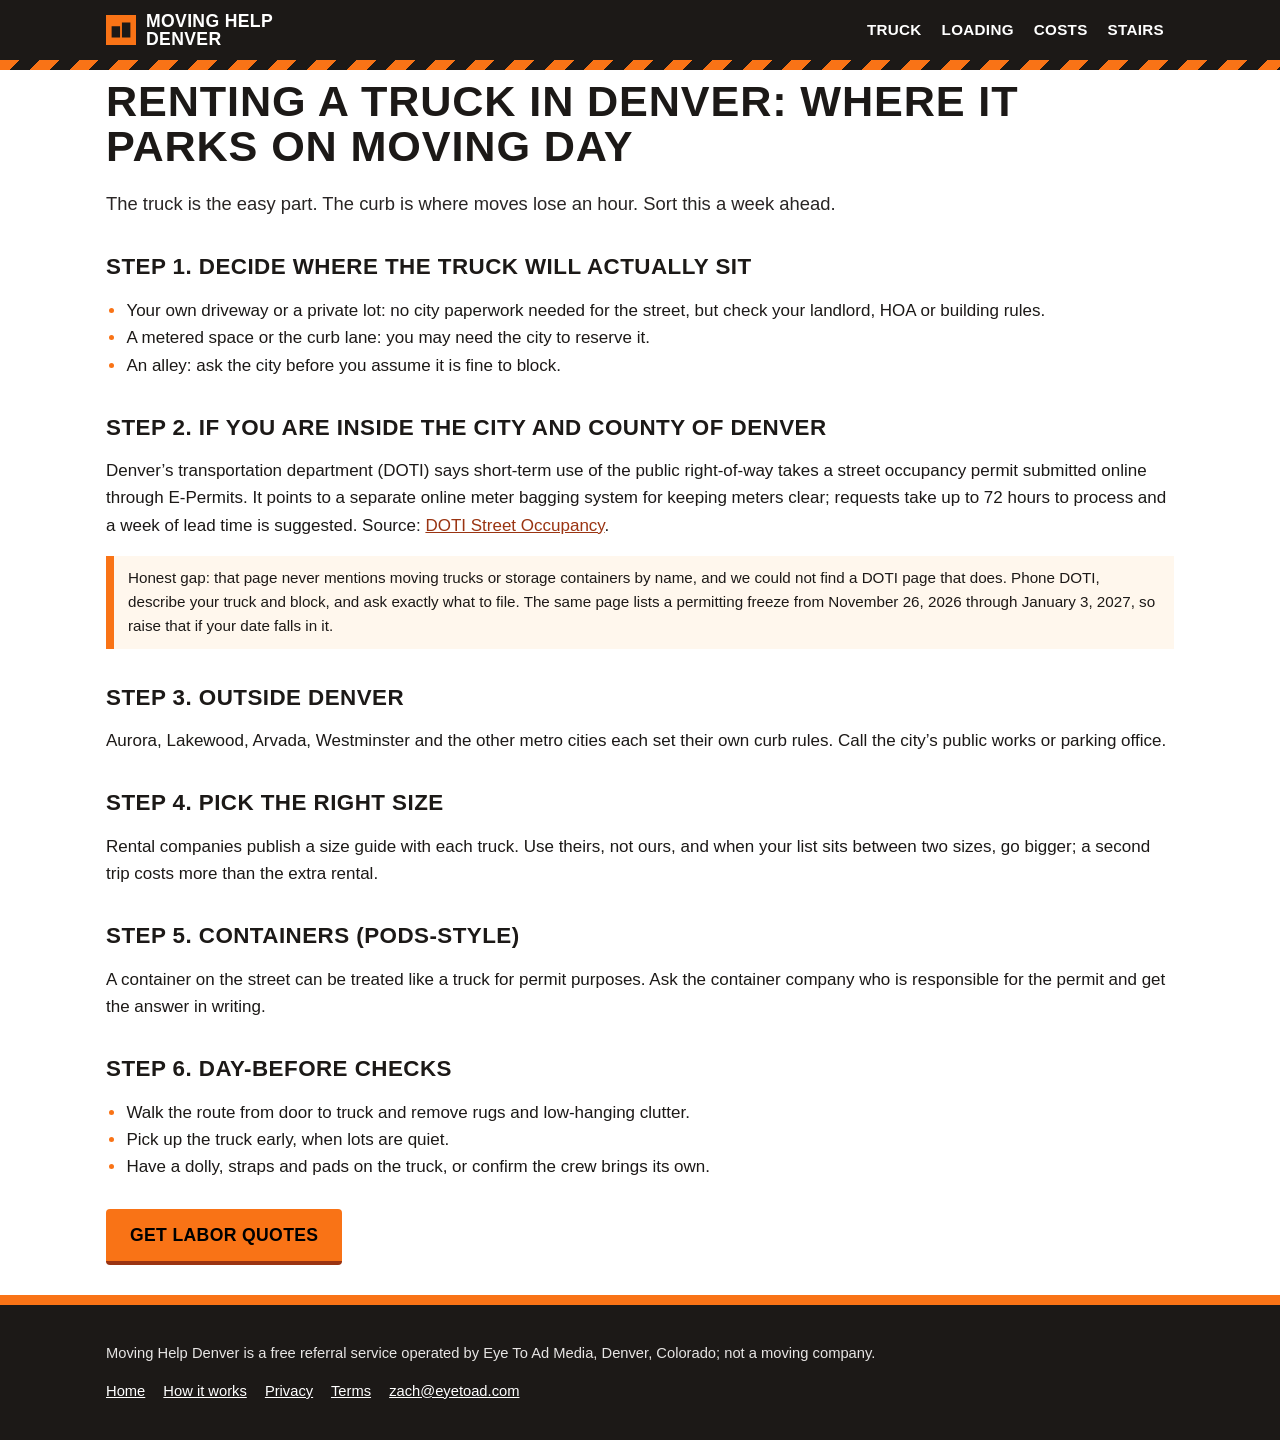
<file: rent-a-truck-in-denver/index.html>
<!doctype html>
<html lang="en">
<head>
<meta charset="utf-8">
<meta name="viewport" content="width=device-width,initial-scale=1">
<meta http-equiv="Content-Security-Policy" content="default-src 'self'; script-src 'self'; style-src 'self'; img-src 'self' data:; form-action 'none'; base-uri 'self'; object-src 'none'; upgrade-insecure-requests">
<meta name="referrer" content="strict-origin-when-cross-origin">
<title>Renting a Moving Truck in Denver: Curb Space and Permits | Moving Help Denver</title>
<meta name="description" content="Where a rental truck or container can park in Denver, how DOTI street occupancy and meter bagging work, and what to ask the city before moving day.">
<link rel="canonical" href="https://movinghelpdenver.com/rent-a-truck-in-denver/">
<link rel="icon" href="/assets/icon.svg" type="image/svg+xml">
<link rel="stylesheet" href="/assets/site.css">
<meta property="og:type" content="website">
<meta property="og:title" content="Renting a Moving Truck in Denver: Curb Space and Permits | Moving Help Denver">
<meta property="og:description" content="Where a rental truck or container can park in Denver, how DOTI street occupancy and meter bagging work, and what to ask the city before moving day.">
<meta property="og:url" content="https://movinghelpdenver.com/rent-a-truck-in-denver/">
<script type="application/ld+json">
{"@context": "https://schema.org", "@graph": [{"@type": "WebSite", "@id": "https://movinghelpdenver.com/#site", "url": "https://movinghelpdenver.com/", "name": "Moving Help Denver", "publisher": {"@id": "https://movinghelpdenver.com/#org"}}, {"@type": "Organization", "@id": "https://movinghelpdenver.com/#org", "name": "Eye To Ad Media", "url": "https://movinghelpdenver.com/", "areaServed": "Denver, Colorado"}, {"@type": "Article", "headline": "Renting a truck in Denver", "description": "Parking, DOTI street occupancy and meter bagging for a moving truck.", "dateModified": "2026-11-11", "author": {"@id": "https://movinghelpdenver.com/#org"}, "publisher": {"@id": "https://movinghelpdenver.com/#org"}, "mainEntityOfPage": "https://movinghelpdenver.com/rent-a-truck-in-denver/"}]}
</script>
</head>
<body>
<a class="skip" href="#main">Skip to content</a>
<header class="hd"><div class="w"><a class="logo" href="/" aria-label="Moving Help Denver home"><svg width="30" height="30" viewBox="0 0 32 32" aria-hidden="true"><rect width="32" height="32" fill="#f97316"/><path d="M6 24V12h9v12zM17 24V8l9 0v16z" fill="#1c1917"/></svg><span>MOVING HELP<br>DENVER</span></a><nav aria-label="Main"><a href="/rent-a-truck-in-denver/">Truck</a><a href="/loading-order/">Loading</a><a href="/labor-only-or-full-service/">Costs</a><a href="/stairs-and-altitude/">Stairs</a></nav></div><div class="hazard" aria-hidden="true"></div></header>
<main id="main">
<article class="w art">
<h1>Renting a truck in Denver: where it parks on moving day</h1>
<p class="lead">The truck is the easy part. The curb is where moves lose an hour. Sort this a week ahead.</p>
<h2>Step 1. Decide where the truck will actually sit</h2>
<ul class="bul"><li>Your own driveway or a private lot: no city paperwork needed for the street, but check your landlord, HOA or building rules.</li><li>A metered space or the curb lane: you may need the city to reserve it.</li><li>An alley: ask the city before you assume it is fine to block.</li></ul>
<h2>Step 2. If you are inside the City and County of Denver</h2>
<p>Denver&rsquo;s transportation department (DOTI) says short-term use of the public right-of-way takes a street occupancy permit submitted online through E-Permits. It points to a separate online meter bagging system for keeping meters clear; requests take up to 72 hours to process and a week of lead time is suggested. Source: <a href="https://www.denvergov.org/Government/Agencies-Departments-Offices/Agencies-Departments-Offices-Directory/Department-of-Transportation-and-Infrastructure/Programs-Services/Right-of-Way-Services/Street-Occupancy" rel="nofollow noopener">DOTI Street Occupancy</a>.</p>
<p class="warn">Honest gap: that page never mentions moving trucks or storage containers by name, and we could not find a DOTI page that does. Phone DOTI, describe your truck and block, and ask exactly what to file. The same page lists a permitting freeze from November 26, 2026 through January 3, 2027, so raise that if your date falls in it.</p>
<h2>Step 3. Outside Denver</h2>
<p>Aurora, Lakewood, Arvada, Westminster and the other metro cities each set their own curb rules. Call the city&rsquo;s public works or parking office.</p>
<h2>Step 4. Pick the right size</h2>
<p>Rental companies publish a size guide with each truck. Use theirs, not ours, and when your list sits between two sizes, go bigger; a second trip costs more than the extra rental.</p>
<h2>Step 5. Containers (PODS-style)</h2>
<p>A container on the street can be treated like a truck for permit purposes. Ask the container company who is responsible for the permit and get the answer in writing.</p>
<h2>Step 6. Day-before checks</h2>
<ul class="bul"><li>Walk the route from door to truck and remove rugs and low-hanging clutter.</li><li>Pick up the truck early, when lots are quiet.</li><li>Have a dolly, straps and pads on the truck, or confirm the crew brings its own.</li></ul>
<p class="again"><a class="btn" href="/#quote">Get labor quotes</a></p></article>
</main>
<footer class="ft"><div class="w"><p>Moving Help Denver is a free referral service operated by Eye To Ad Media, Denver, Colorado; not a moving company.</p><p><a href="/">Home</a> <a href="/how-it-works/">How it works</a> <a href="/privacy/">Privacy</a> <a href="/terms/">Terms</a> <a href="mailto:zach@eyetoad.com">zach@eyetoad.com</a></p></div></footer>
</body>
</html>
</file>
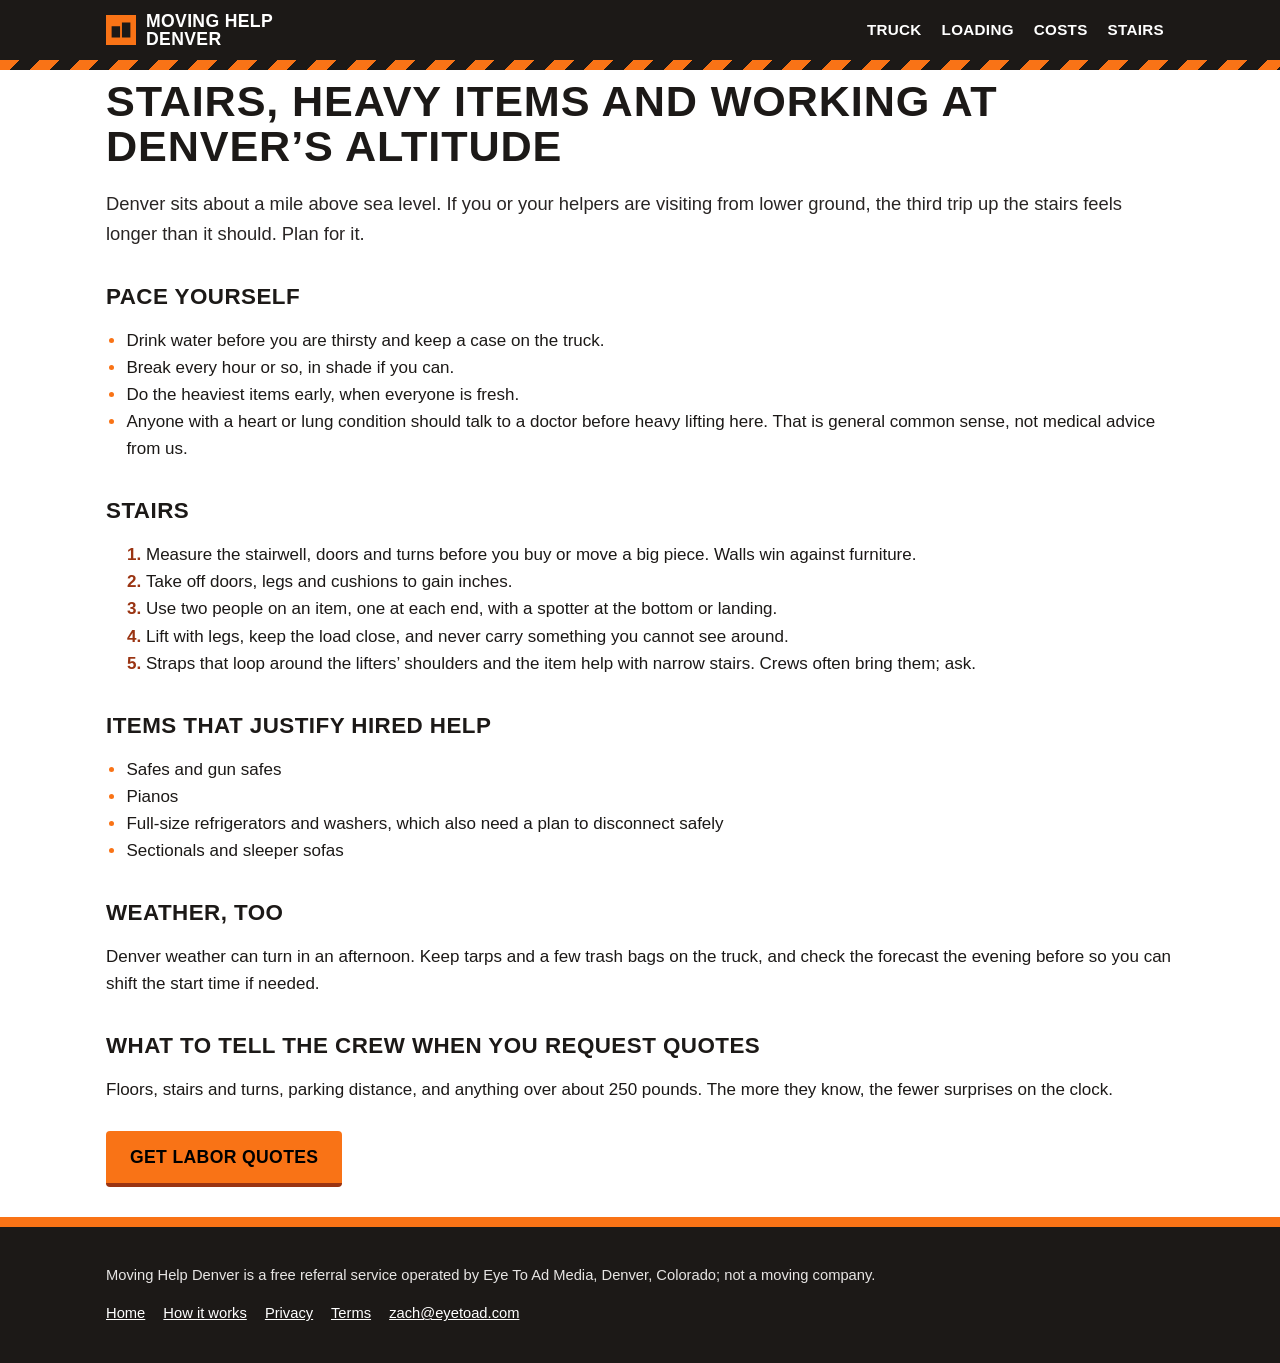
<file: stairs-and-altitude/index.html>
<!doctype html>
<html lang="en">
<head>
<meta charset="utf-8">
<meta name="viewport" content="width=device-width,initial-scale=1">
<meta http-equiv="Content-Security-Policy" content="default-src 'self'; script-src 'self'; style-src 'self'; img-src 'self' data:; form-action 'none'; base-uri 'self'; object-src 'none'; upgrade-insecure-requests">
<meta name="referrer" content="strict-origin-when-cross-origin">
<title>Moving at Denver Altitude: Stairs, Heavy Items and Pacing | Moving Help Denver</title>
<meta name="description" content="Practical advice for loading in Denver: pacing at a mile high, getting furniture up stairs, and which heavy items deserve hired help.">
<link rel="canonical" href="https://movinghelpdenver.com/stairs-and-altitude/">
<link rel="icon" href="/assets/icon.svg" type="image/svg+xml">
<link rel="stylesheet" href="/assets/site.css">
<meta property="og:type" content="website">
<meta property="og:title" content="Moving at Denver Altitude: Stairs, Heavy Items and Pacing | Moving Help Denver">
<meta property="og:description" content="Practical advice for loading in Denver: pacing at a mile high, getting furniture up stairs, and which heavy items deserve hired help.">
<meta property="og:url" content="https://movinghelpdenver.com/stairs-and-altitude/">
<script type="application/ld+json">
{"@context": "https://schema.org", "@graph": [{"@type": "WebSite", "@id": "https://movinghelpdenver.com/#site", "url": "https://movinghelpdenver.com/", "name": "Moving Help Denver", "publisher": {"@id": "https://movinghelpdenver.com/#org"}}, {"@type": "Organization", "@id": "https://movinghelpdenver.com/#org", "name": "Eye To Ad Media", "url": "https://movinghelpdenver.com/", "areaServed": "Denver, Colorado"}, {"@type": "Article", "headline": "Stairs and altitude on a Denver move", "description": "Practical lifting and pacing advice for Denver moves.", "dateModified": "2026-11-11", "author": {"@id": "https://movinghelpdenver.com/#org"}, "publisher": {"@id": "https://movinghelpdenver.com/#org"}, "mainEntityOfPage": "https://movinghelpdenver.com/stairs-and-altitude/"}]}
</script>
</head>
<body>
<a class="skip" href="#main">Skip to content</a>
<header class="hd"><div class="w"><a class="logo" href="/" aria-label="Moving Help Denver home"><svg width="30" height="30" viewBox="0 0 32 32" aria-hidden="true"><rect width="32" height="32" fill="#f97316"/><path d="M6 24V12h9v12zM17 24V8l9 0v16z" fill="#1c1917"/></svg><span>MOVING HELP<br>DENVER</span></a><nav aria-label="Main"><a href="/rent-a-truck-in-denver/">Truck</a><a href="/loading-order/">Loading</a><a href="/labor-only-or-full-service/">Costs</a><a href="/stairs-and-altitude/">Stairs</a></nav></div><div class="hazard" aria-hidden="true"></div></header>
<main id="main">
<article class="w art">
<h1>Stairs, heavy items and working at Denver&rsquo;s altitude</h1>
<p class="lead">Denver sits about a mile above sea level. If you or your helpers are visiting from lower ground, the third trip up the stairs feels longer than it should. Plan for it.</p>
<h2>Pace yourself</h2>
<ul class="bul"><li>Drink water before you are thirsty and keep a case on the truck.</li><li>Break every hour or so, in shade if you can.</li><li>Do the heaviest items early, when everyone is fresh.</li><li>Anyone with a heart or lung condition should talk to a doctor before heavy lifting here. That is general common sense, not medical advice from us.</li></ul>
<h2>Stairs</h2>
<ol class="bul2"><li>Measure the stairwell, doors and turns before you buy or move a big piece. Walls win against furniture.</li><li>Take off doors, legs and cushions to gain inches.</li><li>Use two people on an item, one at each end, with a spotter at the bottom or landing.</li><li>Lift with legs, keep the load close, and never carry something you cannot see around.</li><li>Straps that loop around the lifters&rsquo; shoulders and the item help with narrow stairs. Crews often bring them; ask.</li></ol>
<h2>Items that justify hired help</h2>
<ul class="bul"><li>Safes and gun safes</li><li>Pianos</li><li>Full-size refrigerators and washers, which also need a plan to disconnect safely</li><li>Sectionals and sleeper sofas</li></ul>
<h2>Weather, too</h2>
<p>Denver weather can turn in an afternoon. Keep tarps and a few trash bags on the truck, and check the forecast the evening before so you can shift the start time if needed.</p>
<h2>What to tell the crew when you request quotes</h2>
<p>Floors, stairs and turns, parking distance, and anything over about 250 pounds. The more they know, the fewer surprises on the clock.</p>
<p class="again"><a class="btn" href="/#quote">Get labor quotes</a></p></article>
</main>
<footer class="ft"><div class="w"><p>Moving Help Denver is a free referral service operated by Eye To Ad Media, Denver, Colorado; not a moving company.</p><p><a href="/">Home</a> <a href="/how-it-works/">How it works</a> <a href="/privacy/">Privacy</a> <a href="/terms/">Terms</a> <a href="mailto:zach@eyetoad.com">zach@eyetoad.com</a></p></div></footer>
</body>
</html>
</file>
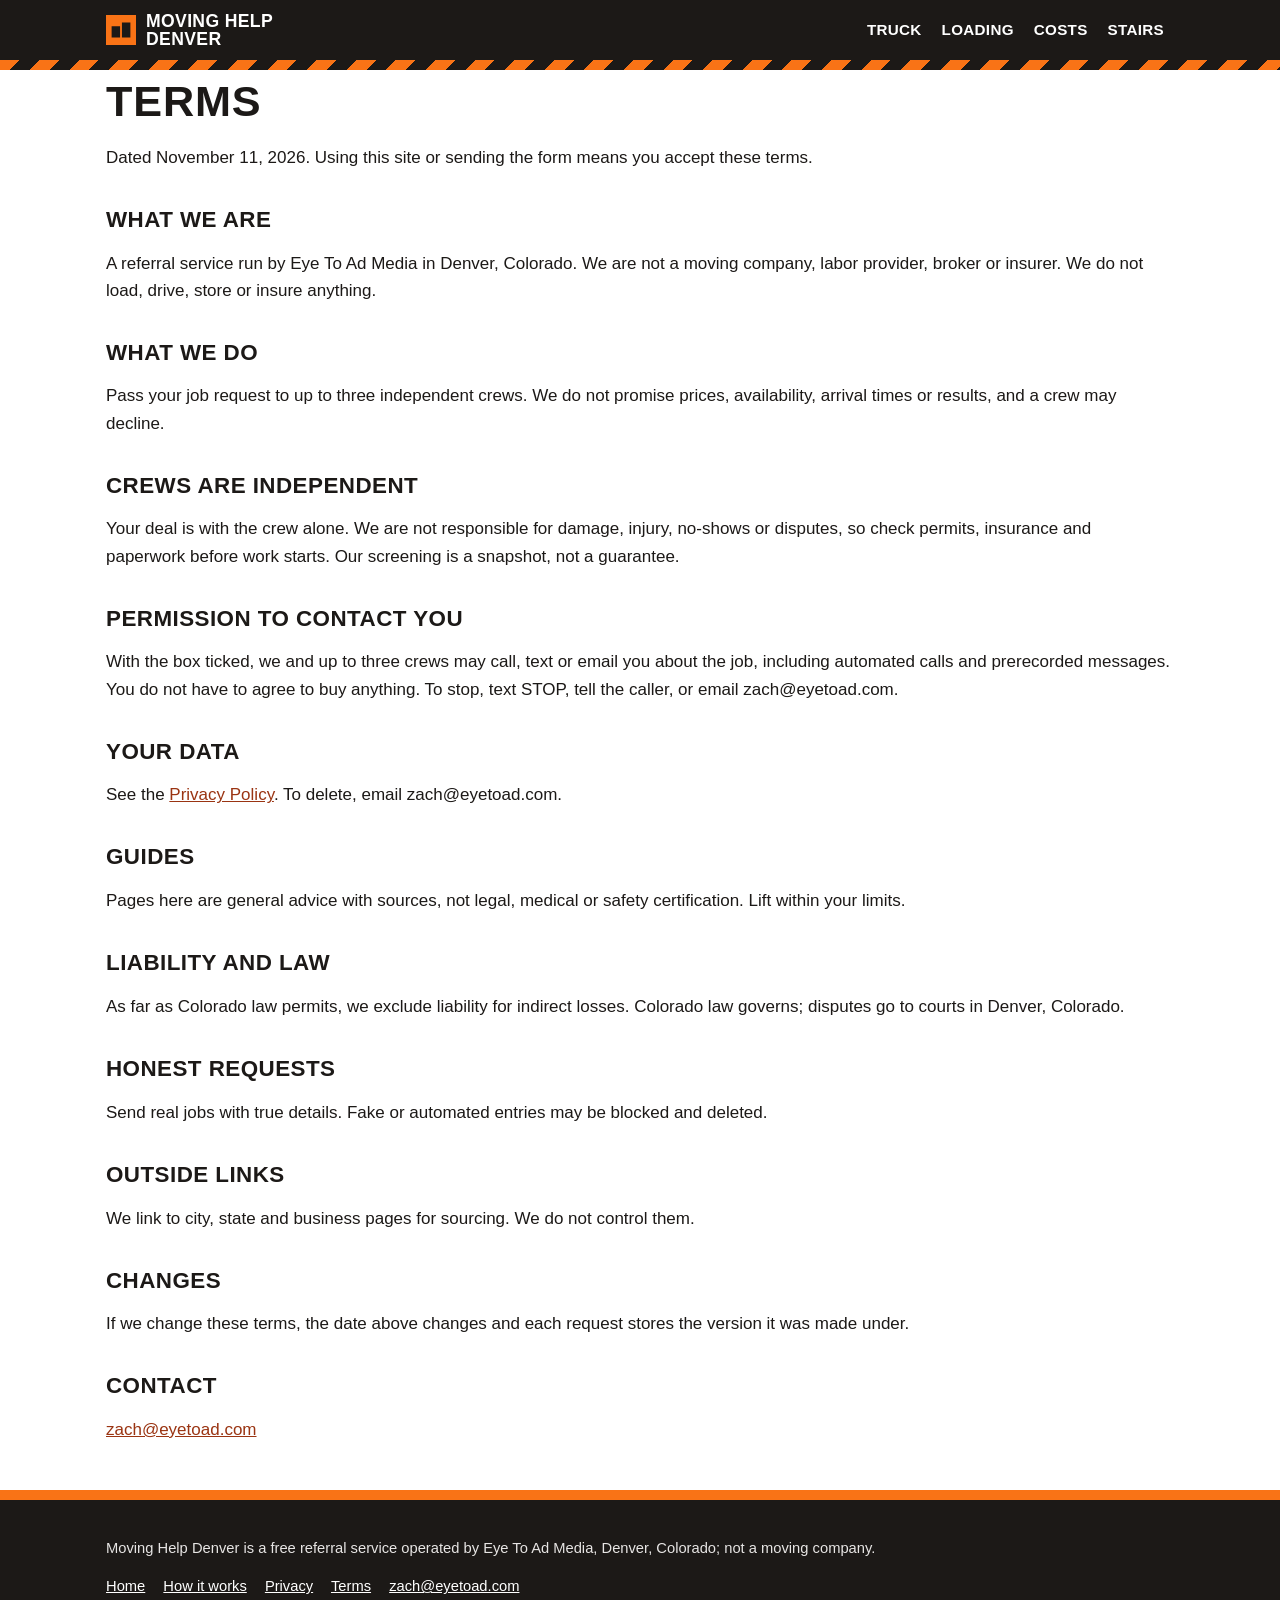
<file: terms/index.html>
<!doctype html>
<html lang="en">
<head>
<meta charset="utf-8">
<meta name="viewport" content="width=device-width,initial-scale=1">
<meta http-equiv="Content-Security-Policy" content="default-src 'self'; script-src 'self'; style-src 'self'; img-src 'self' data:; form-action 'none'; base-uri 'self'; object-src 'none'; upgrade-insecure-requests">
<meta name="referrer" content="strict-origin-when-cross-origin">
<title>Terms | Moving Help Denver</title>
<meta name="description" content="Referral-service terms for Moving Help Denver: independent crews, consent to contact, opt-out, Colorado law.">
<meta name="robots" content="noindex,follow">
<link rel="canonical" href="https://movinghelpdenver.com/terms/">
<link rel="icon" href="/assets/icon.svg" type="image/svg+xml">
<link rel="stylesheet" href="/assets/site.css">
</head>
<body>
<a class="skip" href="#main">Skip to content</a>
<header class="hd"><div class="w"><a class="logo" href="/" aria-label="Moving Help Denver home"><svg width="30" height="30" viewBox="0 0 32 32" aria-hidden="true"><rect width="32" height="32" fill="#f97316"/><path d="M6 24V12h9v12zM17 24V8l9 0v16z" fill="#1c1917"/></svg><span>MOVING HELP<br>DENVER</span></a><nav aria-label="Main"><a href="/rent-a-truck-in-denver/">Truck</a><a href="/loading-order/">Loading</a><a href="/labor-only-or-full-service/">Costs</a><a href="/stairs-and-altitude/">Stairs</a></nav></div><div class="hazard" aria-hidden="true"></div></header>
<main id="main">
<article class="w art">
<h1>Terms</h1>
<p>Dated November 11, 2026. Using this site or sending the form means you accept these terms.</p>
<h2>What we are</h2>
<p>A referral service run by Eye To Ad Media in Denver, Colorado. We are not a moving company, labor provider, broker or insurer. We do not load, drive, store or insure anything.</p>
<h2>What we do</h2>
<p>Pass your job request to up to three independent crews. We do not promise prices, availability, arrival times or results, and a crew may decline.</p>
<h2>Crews are independent</h2>
<p>Your deal is with the crew alone. We are not responsible for damage, injury, no-shows or disputes, so check permits, insurance and paperwork before work starts. Our screening is a snapshot, not a guarantee.</p>
<h2>Permission to contact you</h2>
<p>With the box ticked, we and up to three crews may call, text or email you about the job, including automated calls and prerecorded messages. You do not have to agree to buy anything. To stop, text STOP, tell the caller, or email zach@eyetoad.com.</p>
<h2>Your data</h2>
<p>See the <a href="/privacy/">Privacy Policy</a>. To delete, email zach@eyetoad.com.</p>
<h2>Guides</h2>
<p>Pages here are general advice with sources, not legal, medical or safety certification. Lift within your limits.</p>
<h2>Liability and law</h2>
<p>As far as Colorado law permits, we exclude liability for indirect losses. Colorado law governs; disputes go to courts in Denver, Colorado.</p>
<h2>Honest requests</h2>
<p>Send real jobs with true details. Fake or automated entries may be blocked and deleted.</p>
<h2>Outside links</h2>
<p>We link to city, state and business pages for sourcing. We do not control them.</p>
<h2>Changes</h2>
<p>If we change these terms, the date above changes and each request stores the version it was made under.</p>
<h2>Contact</h2>
<p><a href="mailto:zach@eyetoad.com">zach@eyetoad.com</a></p>
</article>
</main>
<footer class="ft"><div class="w"><p>Moving Help Denver is a free referral service operated by Eye To Ad Media, Denver, Colorado; not a moving company.</p><p><a href="/">Home</a> <a href="/how-it-works/">How it works</a> <a href="/privacy/">Privacy</a> <a href="/terms/">Terms</a> <a href="mailto:zach@eyetoad.com">zach@eyetoad.com</a></p></div></footer>
</body>
</html>
</file>
<file: assets/site.css>
:root{--char:#1c1917;--org:#f97316;--org2:#fb923c;--cream:#fff7ed;--ink:#1c1917;--grey:#57534e;--line:#d6d3d1}
*{box-sizing:border-box}
html{-webkit-text-size-adjust:100%}
body{margin:0;background:#fff;color:var(--ink);font:1.0625rem/1.6 "Segoe UI",Roboto,Helvetica,Arial,sans-serif}
h1,h2,h3,.logo,.flag,.btn,nav a,.num{font-family:"Arial Narrow","Franklin Gothic Medium",Impact,"Segoe UI",Arial,sans-serif;text-transform:uppercase;letter-spacing:.02em}
h1{font-size:2rem;line-height:1.05;margin:.2em 0 .45em}
h2{font-size:1.4rem;line-height:1.15;margin:1.6em 0 .4em}
h3{font-size:1.15rem;margin:.2em 0}
a{color:#9a3412}
a:focus-visible,button:focus-visible,input:focus-visible,select:focus-visible,summary:focus-visible{outline:3px solid #9a3412;outline-offset:2px}
.hd a:focus-visible,.ft a:focus-visible{outline-color:var(--org2)}
.skip{position:absolute;left:-999px;top:0;background:var(--org);color:#000;padding:.6em 1em;z-index:9}
.skip:focus{left:8px;top:8px}
.w{max-width:1100px;margin:0 auto;padding:0 16px}
.hd{background:var(--char);color:#fff}
.hd .w{display:flex;flex-wrap:wrap;gap:6px 20px;align-items:center;justify-content:space-between;padding-top:10px;padding-bottom:10px}
.logo{display:flex;align-items:center;gap:10px;color:#fff;text-decoration:none;font-weight:800;line-height:1.05;font-size:1.1rem}
.hd nav a{color:#fff;text-decoration:none;font-size:.95rem;font-weight:700;padding:8px 10px;display:inline-block}
.hd nav a:hover{color:var(--org2)}
.hazard{height:10px;background:repeating-linear-gradient(135deg,var(--org) 0 14px,var(--char) 14px 28px)}
.hero{background:var(--char);color:#fff;padding:28px 0 36px}
.hero h1{color:#fff;font-size:2.3rem}
.hero .lead{font-size:1.15rem;color:#f5f5f4}
.two{display:grid;gap:26px}
@media(min-width:900px){.two{grid-template-columns:1.05fr 1fr;align-items:start}.hero h1{font-size:3.2rem}h1{font-size:2.7rem}}
.flag{display:inline-block;background:var(--org);color:#000;font-weight:800;padding:3px 12px;margin:0;font-size:.95rem}
.chips{list-style:none;display:flex;flex-wrap:wrap;gap:8px;padding:0;margin:16px 0}
.chips li{border:2px solid var(--org2);color:#fff;padding:3px 12px;font-weight:700;font-size:.95rem}
.sm{font-size:.92rem;color:inherit}
.hero .sm{color:#d6d3d1}
.panel{background:#fff;color:var(--ink);border:4px solid var(--org);padding:18px 16px;margin:0}
.panel h2{margin-top:0}
.panel .sm{color:var(--grey)}
label{display:block;font-weight:700;font-size:.92rem;margin:.9em 0 .2em}
.o{font-weight:400;color:var(--grey)}
input[type=text],input[type=tel],input[type=email],input[type=date],select{width:100%;font:inherit;padding:9px 10px;border:2px solid #44403c;border-radius:4px;background:#fff;color:var(--ink);min-height:44px}
.r2{display:grid;grid-template-columns:1fr;gap:0 12px}
@media(min-width:480px){.r2{grid-template-columns:1fr 1fr}}
.hp{position:absolute;left:-9999px;width:1px;height:1px;overflow:hidden}
.ok{display:flex;gap:10px;align-items:flex-start;margin:16px 0;background:var(--cream);padding:10px;border-radius:4px}
.ok input{width:24px;height:24px;flex:none;margin-top:3px}
.ok label{font-weight:400;font-size:.86rem;margin:0}
.btn{display:inline-block;background:var(--org);color:#000;border:0;border-bottom:4px solid #9a3412;font-weight:800;font-size:1.1rem;padding:12px 24px;text-decoration:none;cursor:pointer;min-height:44px;border-radius:4px}
.btn:hover{background:var(--org2)}
.go{width:100%}
.form-msg{min-height:1.4em;margin:.8em 0 0}
.form-msg.bad{color:#991b1b;font-weight:700}
.band{background:var(--cream);padding:30px 0}
.band h2{margin-top:0}
.trio{display:grid;gap:14px}
@media(min-width:760px){.trio{grid-template-columns:repeat(3,1fr)}}
.blk{background:#fff;border-left:8px solid var(--org);padding:14px 16px}
.num{display:inline-block;background:var(--char);color:var(--org2);font-weight:800;padding:0 10px;font-size:1.2rem}
.sec{padding-bottom:20px}
details{border:2px solid var(--line);margin:8px 0;padding:2px 14px}
summary{cursor:pointer;font-weight:700;padding:10px 0}
.art{padding-bottom:30px}
.art .lead{font-size:1.15rem;color:#292524}
.bul{padding-left:1.2em}
.bul li::marker{color:var(--org)}
.bul2 li::marker{font-weight:800;color:#9a3412}
.bigsteps{list-style:none;counter-reset:b;padding:0}
.bigsteps li{counter-increment:b;position:relative;border:2px solid var(--char);padding:10px 14px 10px 64px;margin:12px 0}
.bigsteps li:before{content:counter(b);position:absolute;left:0;top:0;bottom:0;width:48px;background:var(--char);color:var(--org2);font:800 1.7rem "Arial Narrow",Impact,Arial,sans-serif;display:flex;align-items:center;justify-content:center}
.bigsteps h2{margin:0 0 .15em;font-size:1.2rem}
.bigsteps p{margin:0}
.warn{background:var(--cream);border-left:8px solid var(--org);padding:10px 14px;font-size:.95rem}
.tw{overflow-x:auto}
table{border-collapse:collapse;width:100%;font-size:.95rem}
caption{text-align:left;font-weight:700;padding:6px 0}
th,td{border:2px solid var(--char);padding:8px 10px;text-align:left;vertical-align:top}
thead th{background:var(--char);color:#fff}
.again{margin:28px 0 0}
.ft{background:var(--char);color:#e7e5e4;padding:22px 0;font-size:.92rem;border-top:10px solid var(--org)}
.ft a{color:#fff;margin-right:14px}
.agree-dlg{border:4px solid var(--org);border-radius:4px;max-width:440px;width:calc(100% - 32px);padding:18px;background:#fff;color:var(--ink)}
.agree-dlg::backdrop{background:rgba(28,25,23,.75)}
.agree-dlg h2{margin-top:0}
.agree-dlg .agree-actions{display:flex;gap:10px;flex-wrap:wrap;margin-top:14px}
.agree-yes{background:var(--org);color:#000;border:0;border-bottom:4px solid #9a3412;border-radius:4px;padding:10px 20px;font-weight:800;font-size:1rem;font-family:inherit;cursor:pointer;min-height:44px}
.agree-no{background:#fff;color:var(--ink);border:2px solid #44403c;border-radius:4px;padding:10px 20px;font-size:1rem;font-family:inherit;cursor:pointer;min-height:44px}
</file>
